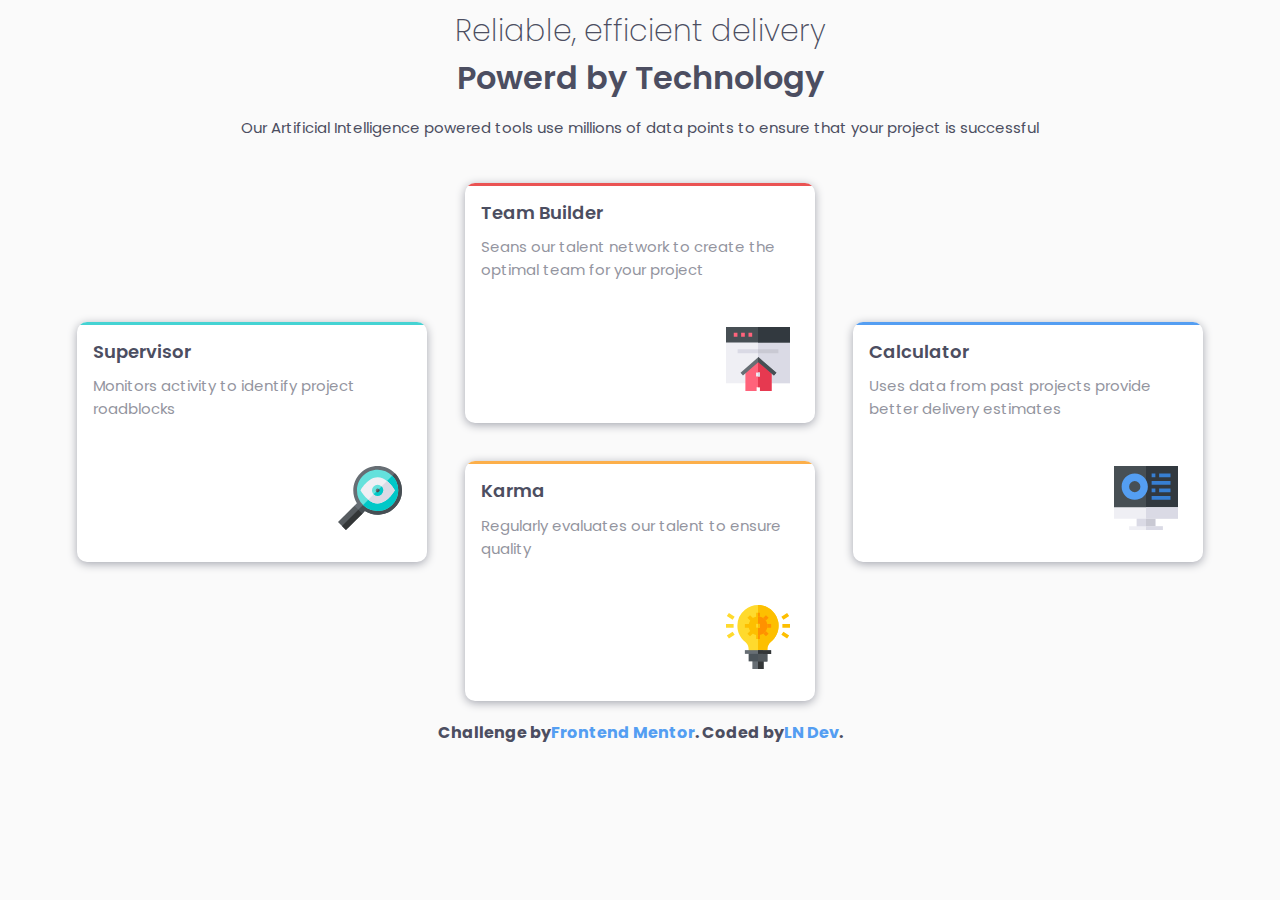
<file: four-card-feature-section-master/index.html>
<!DOCTYPE html>
<html lang="fr">
<head>
  <meta charset="UTF-8">
  <meta name="viewport" content="width=device-width, initial-scale=1.0"> <!-- displays site properly based on user's device -->

  <link rel="icon" type="image/png" sizes="32x32" href="./images/favicon-32x32.png">
  
  <title>Frontend Mentor | Four card feature section</title>

  <link rel="stylesheet" href="style.css">

</head>
<body>

  <div class="container">
    <div class="container-title">
      <h2>Reliable, efficient delivery</h2>
      <h1>Powerd by Technology</h1>
      <h3>Our Artificial Intelligence powered tools use millions of data points to ensure that your project is successful</h3>
    </div>
    <div class="container-cards">
      <div class="container-card cyan">
        <p class="container-card-title">Supervisor</p>
        <p class="container-card-subtitle">Monitors activity to identify project roadblocks</p>
        <div class="container-card-svg">
          <img src="images/icon-supervisor.svg" alt="supervisor">
        </div>
      </div>
      <div class="container-middle">
        <div class="container-card red">
          <p class="container-card-title">Team Builder</p>
          <p class="container-card-subtitle">Seans our talent network to create the optimal team for your project</p>
          <div class="container-card-svg">
            <img src="images/icon-team-builder.svg" alt="team-builder">
          </div>
        </div>
        <div class="container-card orange">
          <p class="container-card-title">Karma</p>
          <p class="container-card-subtitle">Regularly evaluates our talent to ensure quality</p>
          <div class="container-card-svg">
            <img src="images/icon-karma.svg" alt="karma">
          </div>
        </div>
      </div>
      <div class="container-card blue">
        <p class="container-card-title">Calculator</p>
        <p class="container-card-subtitle">Uses data from past projects provide better delivery estimates</p>
        <div class="container-card-svg">
          <img src="images/icon-calculator.svg" alt="calculator">
        </div>
      </div>
    </div>
  </div>

  <footer>
    <p class="attribution">
      Challenge by <a href="https://www.frontendmentor.io/challenges/four-card-feature-section-weK1eFYK/hub/four-card-feature-section-MtMiZqiR2" target="_blank"> Frontend Mentor </a>. 
      Coded by <a href="https://lndev.me"> LN Dev </a>.
    </p>
  </footer>
</body>
</html>
</file>
<file: four-card-feature-section-master/style.css>
@import url("https://fonts.googleapis.com/css2?family=Poppins:wght@200;400;600&display=swap");
*, ::before, ::after {
  -webkit-box-sizing: border-box;
          box-sizing: border-box;
  font-family: 'Poppins', san-serif;
  color: #4c4e61;
  font-weight: 300;
  margin: 0;
  padding: 0;
  scroll-behavior: smooth;
}

a {
  text-decoration: none;
  color: inherit;
}

li {
  list-style: none;
}

img {
  max-width: 100%;
  height: auto;
}

body {
  background: #fafafa;
  min-height: 100vh;
}

.container {
  display: -webkit-box;
  display: -ms-flexbox;
  display: flex;
  -webkit-box-pack: center;
      -ms-flex-pack: center;
          justify-content: center;
  -webkit-box-align: center;
      -ms-flex-align: center;
          align-items: center;
  -webkit-box-orient: vertical;
  -webkit-box-direction: normal;
      -ms-flex-direction: column;
          flex-direction: column;
}

.container-title {
  display: -webkit-box;
  display: -ms-flexbox;
  display: flex;
  -webkit-box-pack: center;
      -ms-flex-pack: center;
          justify-content: center;
  -webkit-box-align: center;
      -ms-flex-align: center;
          align-items: center;
  -webkit-box-orient: vertical;
  -webkit-box-direction: normal;
      -ms-flex-direction: column;
          flex-direction: column;
  width: 30%;
  margin-bottom: 1.5rem;
  margin-top: 0.5rem;
}

.container-title h2 {
  font-weight: 200;
  text-align: center;
  font-size: 30px;
}

.container-title h1 {
  font-weight: 600;
  text-align: center;
  padding-bottom: 0.9rem;
}

.container-title h3 {
  font-weight: 400;
  font-size: 15px;
  text-align: center;
}

.container-cards {
  display: -webkit-box;
  display: -ms-flexbox;
  display: flex;
  -webkit-box-pack: center;
      -ms-flex-pack: center;
          justify-content: center;
  -webkit-box-align: center;
      -ms-flex-align: center;
          align-items: center;
  -ms-flex-wrap: wrap;
      flex-wrap: wrap;
}

.container-middle {
  display: -webkit-box;
  display: -ms-flexbox;
  display: flex;
  -webkit-box-pack: center;
      -ms-flex-pack: center;
          justify-content: center;
  -webkit-box-align: center;
      -ms-flex-align: center;
          align-items: center;
  -webkit-box-orient: vertical;
  -webkit-box-direction: normal;
      -ms-flex-direction: column;
          flex-direction: column;
}

.container-card {
  position: relative;
  background: #fff;
  -webkit-box-shadow: 0 2px 10px #a3a5ae;
          box-shadow: 0 2px 10px #a3a5ae;
  border-radius: 10px;
  margin: 1.2rem;
  width: 350px;
  height: 240px;
  overflow: hidden;
  display: -webkit-box;
  display: -ms-flexbox;
  display: flex;
  -webkit-box-orient: vertical;
  -webkit-box-direction: normal;
      -ms-flex-direction: column;
          flex-direction: column;
  -webkit-box-align: left;
      -ms-flex-align: left;
          align-items: left;
}

.container-card-title {
  font-weight: 600;
  font-size: 18px;
  margin: 1rem 0 0.8rem 1rem;
}

.container-card-subtitle {
  font-weight: 400;
  font-size: 15px;
  margin: -0.2rem 0 0.8rem 1rem;
  opacity: 0.6;
}

.container-card-svg {
  position: absolute;
  bottom: 25px;
  right: 25px;
}

.cyan::before {
  position: absolute;
  content: '';
  width: 100%;
  height: 3px;
  background: #45d3d3;
}

.red::before {
  position: absolute;
  content: '';
  width: 100%;
  height: 3px;
  background: #ea5353;
}

.orange::before {
  position: absolute;
  content: '';
  width: 100%;
  height: 3px;
  background: #fcaf4a;
}

.blue::before {
  position: absolute;
  content: '';
  width: 100%;
  height: 3px;
  background: #549ef2;
}

@media screen and (max-width: 1440px) {
  .container-title {
    width: 80%;
  }
}

@media screen and (max-width: 400px) {
  .container-title {
    width: 80%;
  }
  .container-title h1 {
    font-size: 1.5rem;
  }
  .container-title h2 {
    font-size: 1.4rem;
  }
  .container-title h3 {
    font-size: 1rem;
    opacity: 0.6;
  }
  .container-card {
    width: 80%;
  }
}

.attribution {
  width: 100%;
  display: -webkit-box;
  display: -ms-flexbox;
  display: flex;
  -webkit-box-pack: center;
      -ms-flex-pack: center;
          justify-content: center;
  -webkit-box-align: center;
      -ms-flex-align: center;
          align-items: center;
  text-align: center;
  font-weight: bold;
}

.attribution a {
  color: #549ef2;
  font-weight: bold;
}
/*# sourceMappingURL=style.css.map */
</file>
